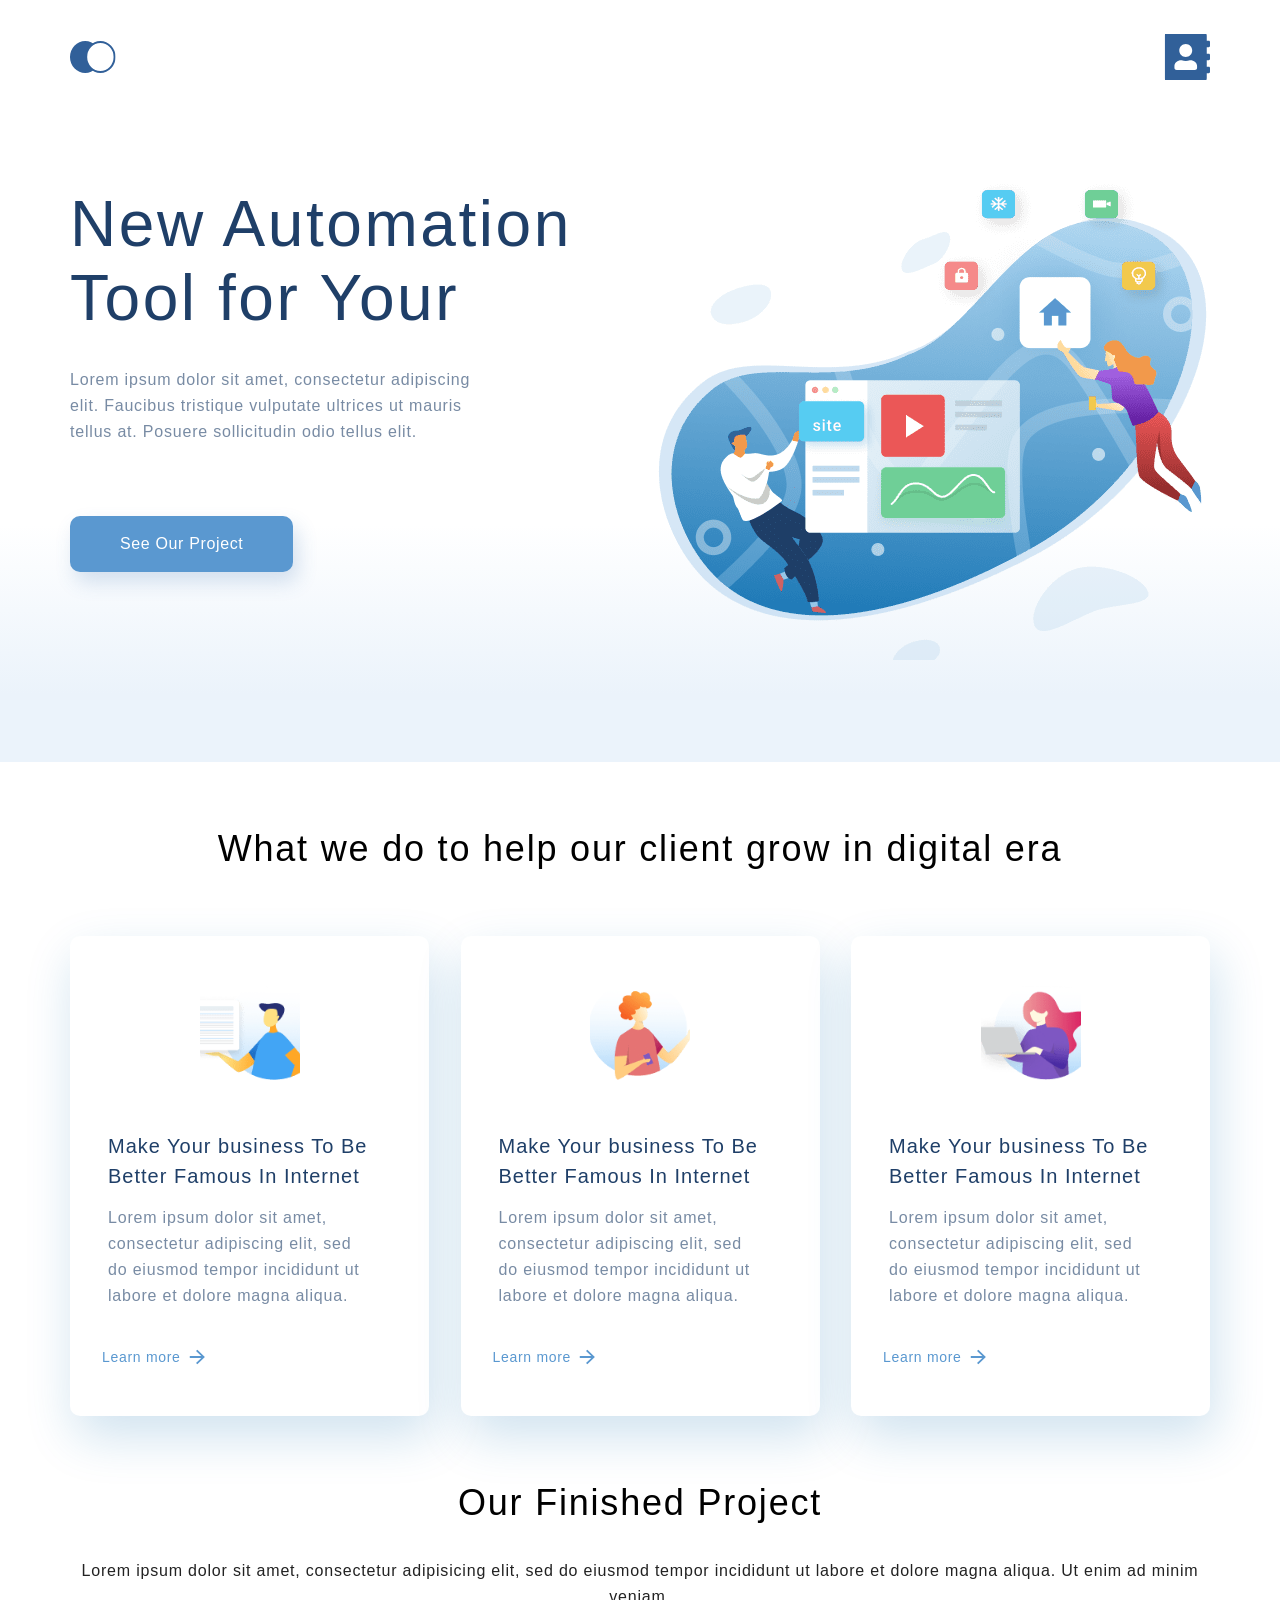
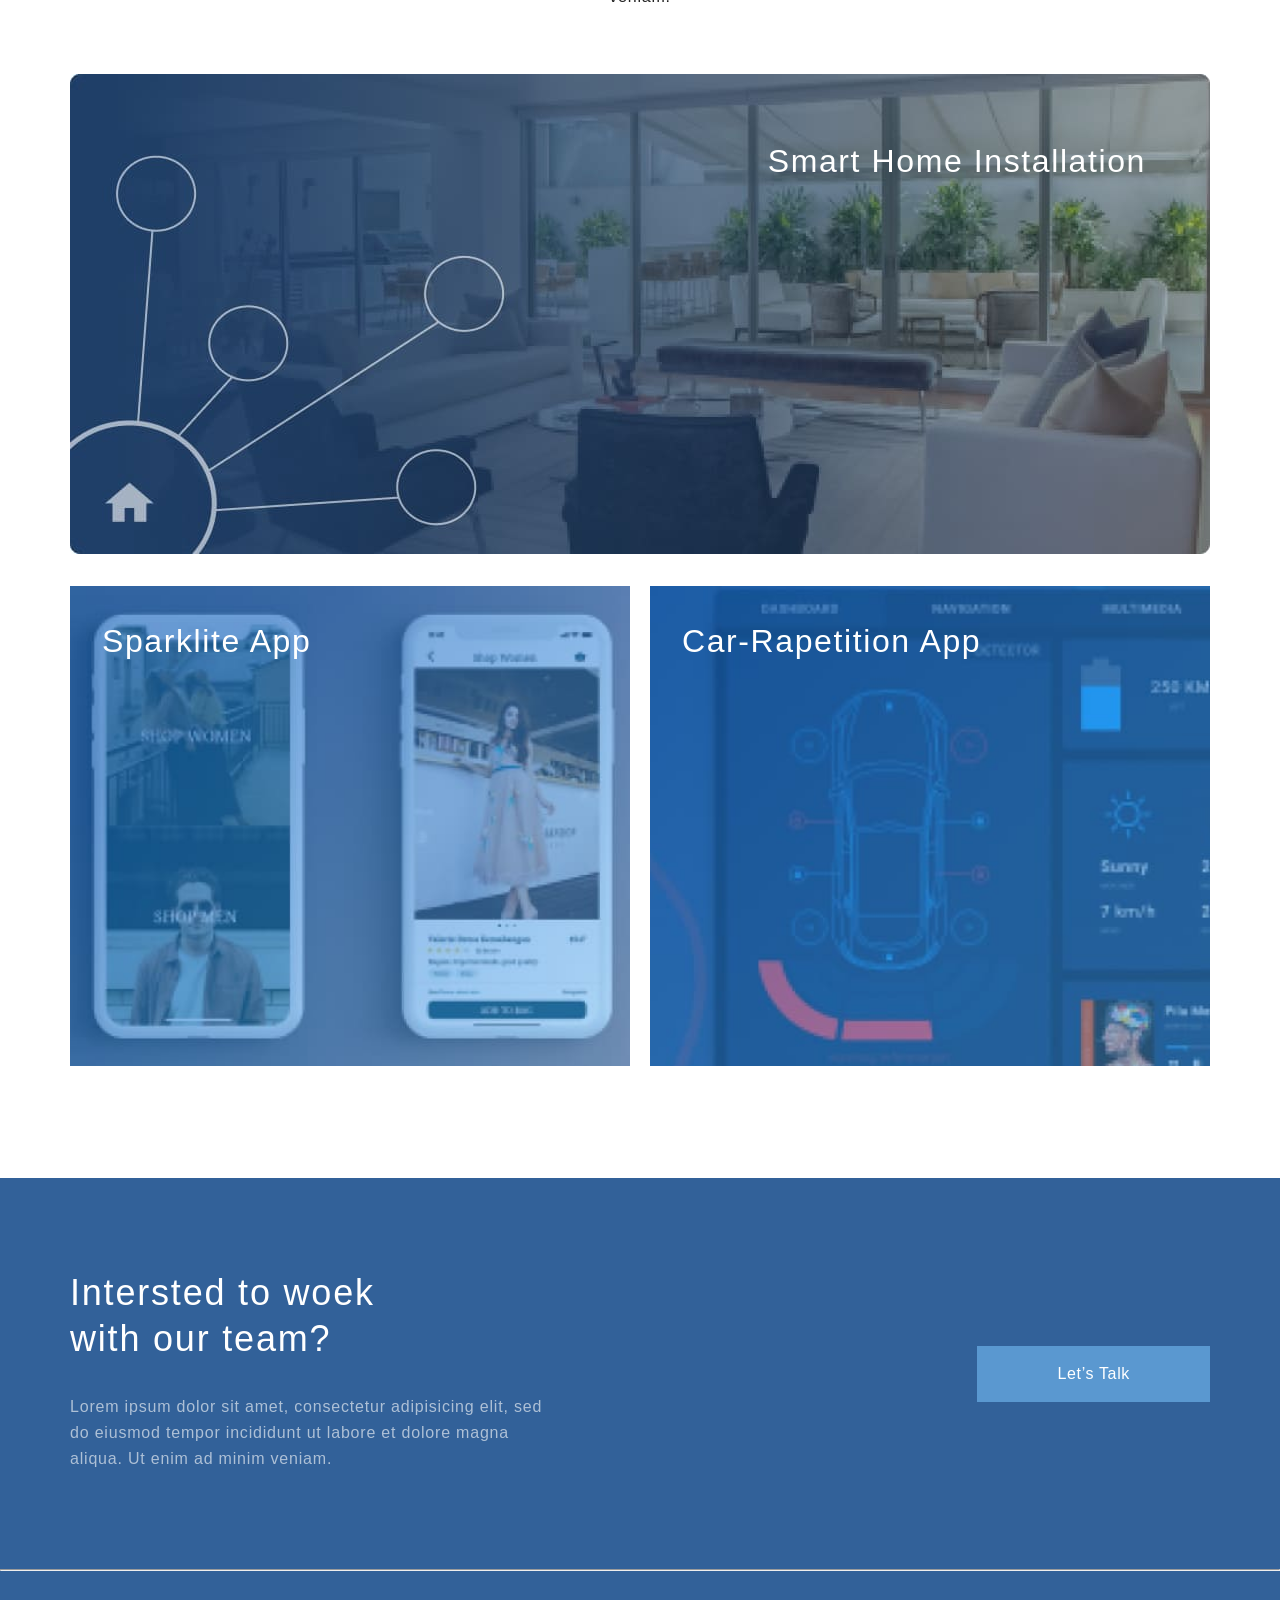
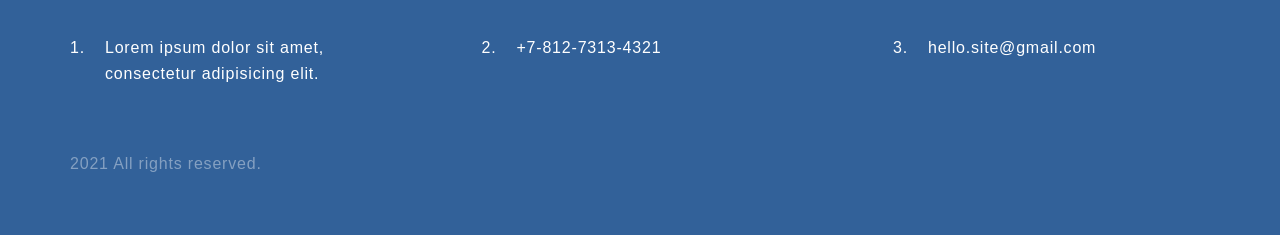
<file: index.html>
<!DOCTYPE html>
<html lang="en">
<head>
    <meta charset="UTF-8">
    <meta http-equiv="X-UA-Compatible" content="IE=edge">
    <meta name="viewport" content="width=device-width, initial-scale=1.0">
    <title>Landing page</title>
	<link rel="shortcut icon" href="img/favicon.png" type="image/x-icon">
    <link rel="stylesheet" href="style.css">
</head>
<body>

<div class="wrapper">
    <header class="header center">
        <div class="header__top">
            <div class="header__img">
                <a class="main__link" href="index.html">
                    <img src="img/logo.svg" alt="logo">
                </a>
            </div>

            <div class="header__img">
                <a class="main__link" href="contacts.html">
                    <img src="img/address-book.svg" alt="address book">
                </a>
            </div>
        </div>

        <div class="header__content">
            <div class="header__info">
                <h1 class="header__heading">New Automation</h1>
                <h2 class="header__heading">Tool for Your</h2>
                <p class="header__text">Lorem ipsum dolor sit amet, consectetur adipiscing elit. Faucibus tristique vulputate ultrices ut mauris tellus at. Posuere sollicitudin odio tellus elit.</p>
                <a class="header__link" href="#">See Our Project</a>
            </div>
            <div class="header__bg"></div>
        </div>
    </header>

    <main class="main">
        <section class="what-we-do center">
            <h3 class="what-we-do__header">What we do to help our client grow in digital era</h3>
            <div class="what-we-do__content">
                <div class="what-we-do__items">
                    <div class="what-we-do__img">
                        <img src="img/what-we-do_img-one.png" alt="what-we-do img">
                    </div>

                    <div class="what-we-do__info">
                        <h3 class="what-we-do__heading">Make Your business To Be Better Famous In Internet</h3>
                        <p class="what-we-do__text">Lorem ipsum dolor sit amet, consectetur adipiscing elit, sed do eiusmod tempor incididunt ut labore et dolore magna aliqua.</p>
                    </div>

                    <div class="what-we-do__block-link">
                        <a href="#" class="what-we-do__link">Learn more</a>
                    </div>
                </div>

                <div class="what-we-do__items">
                    <div class="what-we-do__img">
                        <img src="img/what-we-do_img-two.png" alt="what-we-do img">
                    </div>

                    <div class="what-we-do__info">
                        <h3 class="what-we-do__heading">Make Your business To Be Better Famous In Internet</h3>
                        <p class="what-we-do__text">Lorem ipsum dolor sit amet, consectetur adipiscing elit, sed do eiusmod tempor incididunt ut labore et dolore magna aliqua. </p>
                    </div>

                    <div class="what-we-do__block-link">
                        <a href="#" class="what-we-do__link">Learn more</a>
                    </div>
                </div>

                <div class="what-we-do__items">
                    <div class="what-we-do__img">
                        <img src="img/what-we-do_img-three.png" alt="what-we-do img">
                    </div>

                    <div class="what-we-do__info">
                        <h3 class="what-we-do__heading">Make Your business To Be Better Famous In Internet</h3>
                        <p class="what-we-do__text">Lorem ipsum dolor sit amet, consectetur adipiscing elit, sed do eiusmod tempor incididunt ut labore et dolore magna aliqua. </p>
                    </div>

                    <div class="what-we-do__block-link">
                        <a href="#" class="what-we-do__link">Learn more</a>
                    </div>
                </div>
            </div>
        </section>

        <section class="project center">
            <h3 class="project__header">Our Finished Project</h3>
            <p class="project__text">Lorem ipsum dolor sit amet, consectetur adipisicing elit, sed do eiusmod tempor incididunt ut labore et dolore magna aliqua. Ut enim ad minim veniam.</p>
            <div class="project__top">
                <div class="project__items">
                    <img class="project__photo" src="img/project-bg.jpg" alt="project photo">
                    <p class="project__info info__top">Smart Home Installation</p>
                </div>
            </div>

            <div class="project__bottom">
                <div class="project__items project__items-small">
                    <img class="project__photo project__photo-small" src="img/project-item_one.jpg" alt="project">
                    <p class="project__info">Sparklite App</p>
                </div>

                <div class="project__items project__items-small">
                    <img class="project__photo project__photo-small" src="img/project-item_two.jpg" alt="project">
                    <p class="project__info">Car-Rapetition App</p>
                </div>
            </div>
        </section>
    </main>

    <footer class="footer">
        <div class="footer__top center">
            <div class="footer__left">
                <div class="footer__info">
                    <h3 class="footer__heading">Intersted to woek with our team?</h3>
                    <p class="footer__text">Lorem ipsum dolor sit amet, consectetur adipisicing elit, sed do eiusmod tempor incididunt ut labore et dolore magna aliqua. Ut enim ad minim veniam.</p>
                </div>
            </div>

            <div class="footer__right">
                <a class="footer__btn" href="#">Let’s Talk</a>
            </div>
        </div>

        <hr>

        <div class="footer__bottom center">
            <ul class="footer__menu">
                <li class="footer__list list__one">Lorem ipsum dolor sit amet, consectetur adipisicing elit.</li>

                <li class="footer__list list__two">
                    <a class="footer__link" href="tel:+781273134321">+7-812-7313-4321</a>
                </li>

                <li class="footer__list list__three">
                    <a class="footer__link" href="mailto:hello.site@gmail.com">hello.site@gmail.com</a>
                </li>
            </ul>
            <p class="footer__copyright">2021 All rights reserved.</p>
        </div>
    </footer>
</div>

</body>
</html>
</file>
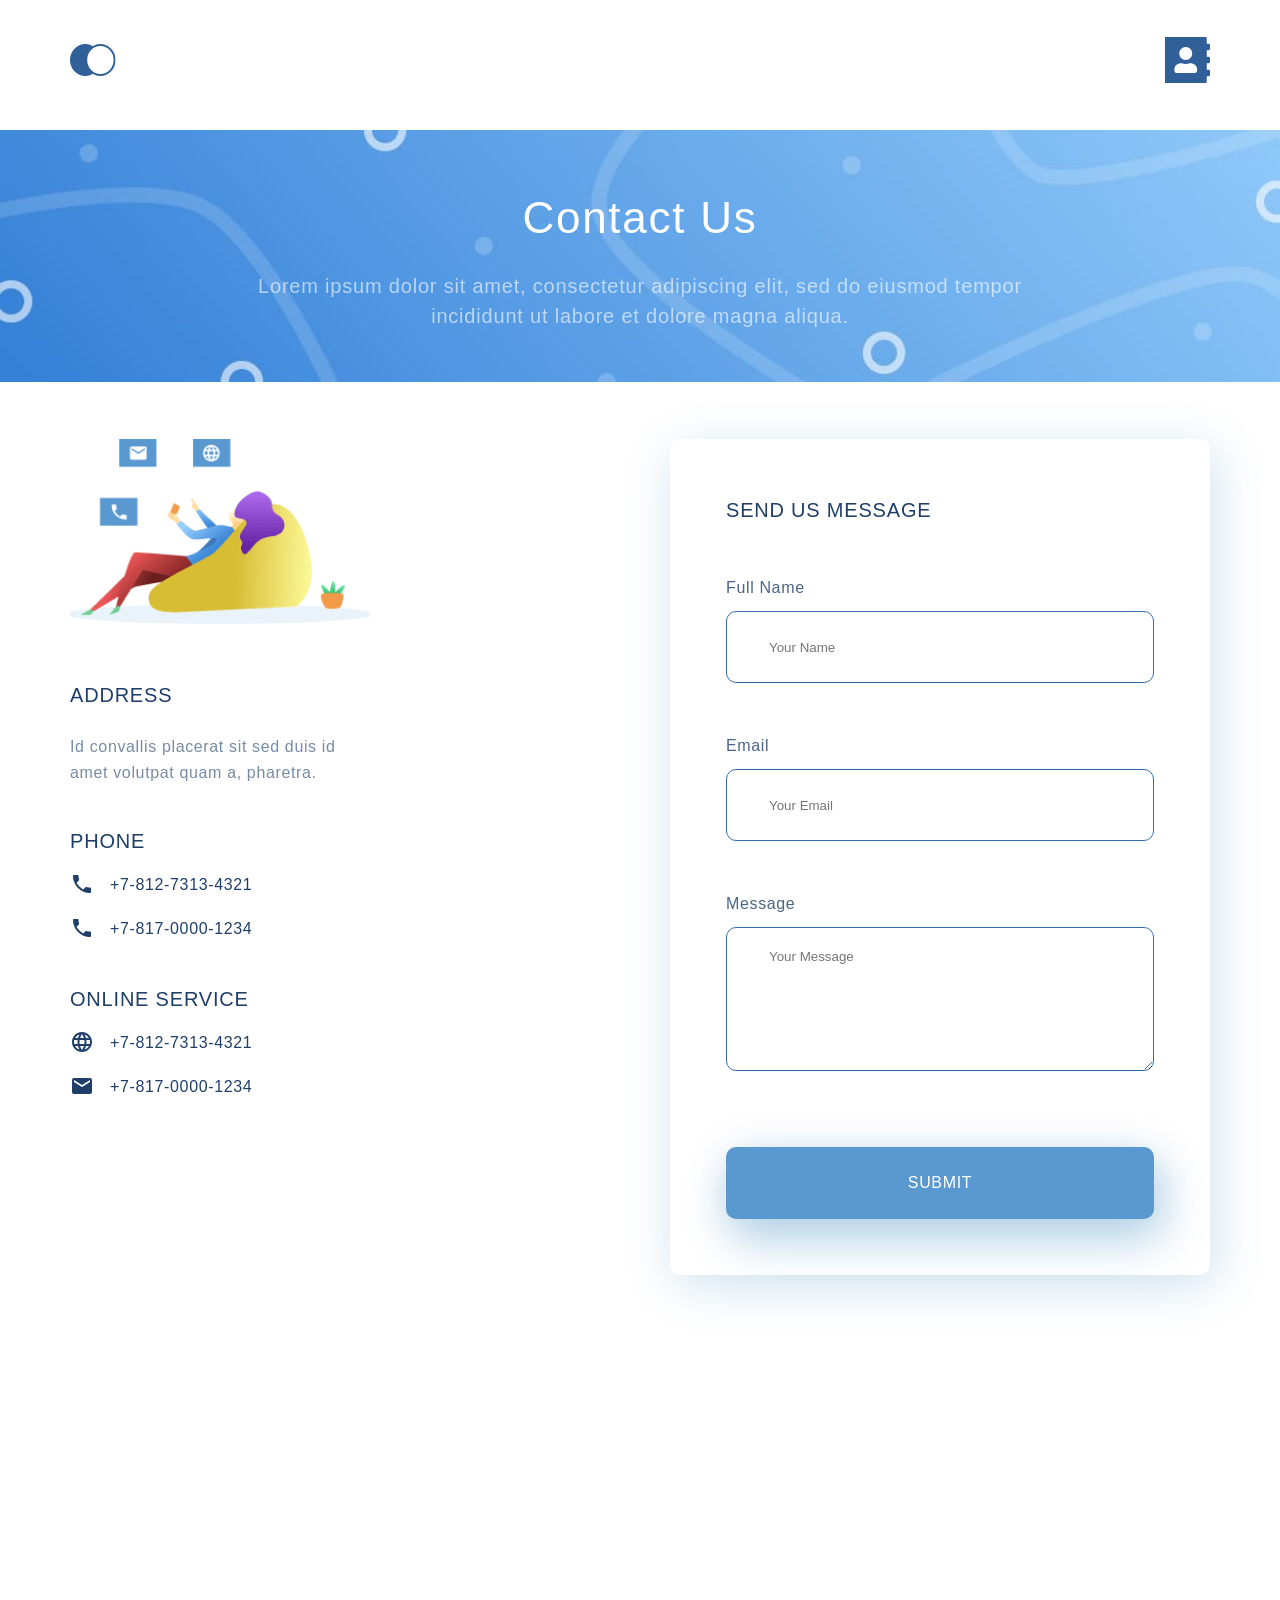
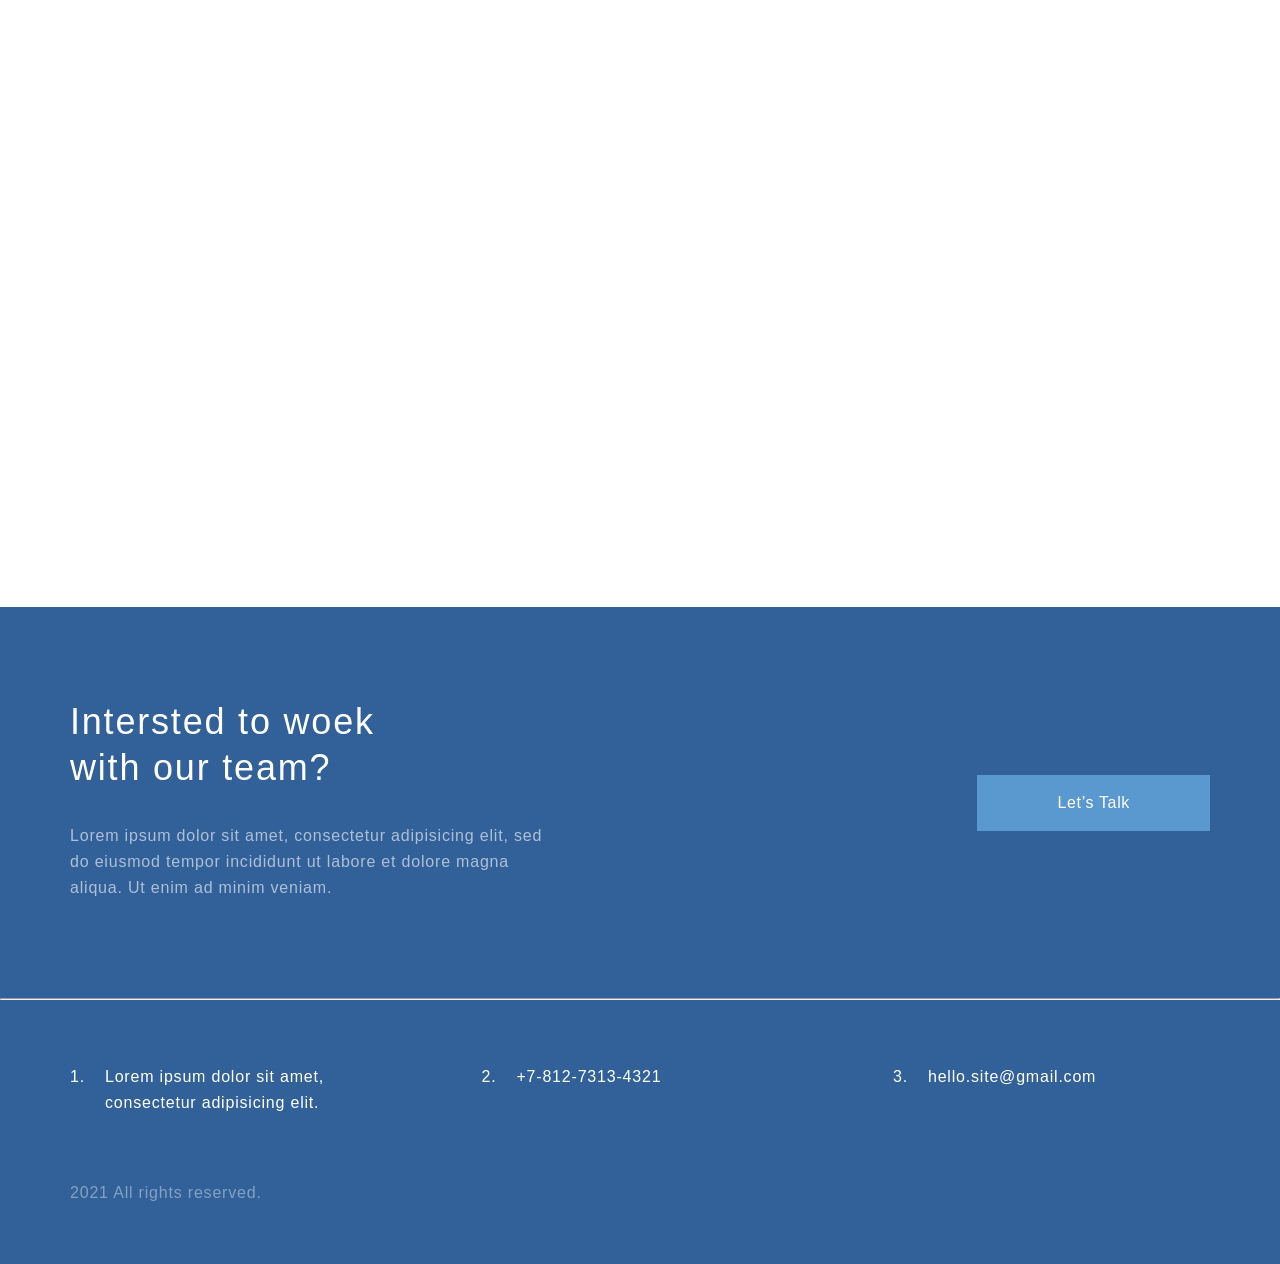
<file: contacts.html>
<!DOCTYPE html>
<html lang="en">
<head>
    <meta charset="UTF-8">
    <meta http-equiv="X-UA-Compatible" content="IE=edge">
    <meta name="viewport" content="width=device-width, initial-scale=1.0">
    <title>Landing page</title>
	<link rel="shortcut icon" href="img/favicon.png" type="image/x-icon">
    <link rel="stylesheet" href="style.css">
</head>
<body>

<div class="wrapper">
    <header class="header__contacts center">
        <div class="header__top">
            <div class="header__img">
                <a class="main__link" href="index.html">
                    <img src="img/logo.svg" alt="logo">
                </a>
            </div>

            <div class="header__img">
                <a class="main__link" href="contacts.html">
                    <img src="img/address-book.svg" alt="address-book">
                </a>
            </div>
        </div>
    </header>

    <header class="header__contacts-bottom">
        <h1>Contact Us</h1>
        <p class="header__contacts-bottom-text">Lorem ipsum dolor sit amet, consectetur adipiscing elit, sed do eiusmod tempor incididunt ut labore et dolore magna aliqua. </p>
    </header>

    <main class="main">
        <section class="content__info center">
            <div class="content">
                <div class="content__left">
					<div class="content__img">
						<img src="img/contacts/contacts-img.png" alt="contacts img" class="content__photo">
					</div>

					<div class="content__descriptions">
						<h3 class="content__descriptions-heading">Address</h3>
						<p class="content__descriptions-text">Id convallis placerat sit sed duis id amet volutpat quam a, pharetra.</p>
					</div>

					<div class="content__info">
						<h3 class="content__info-heading">Phone</h3>
						<ul class="content__info-menu">
							<li class="content__info-list">
								<a href="tel:+781273134321" class="content__info-link">+7-812-7313-4321</a>
							</li>

							<li class="content__info-list">
								<a href="tel:+781700001234" class="content__info-link">+7-817-0000-1234</a>
							</li>
						</ul>
					</div>

					<div class="content__email">
						<h3 class="content__email-heading">Online Service</h3>
						<ul class="content__email-menu">
							<li class="content__email-list">
								<a href="tel:+781273134321" class="content__email-link">+7-812-7313-4321</a>
							</li>

							<li class="content__email-list email-list-email">
								<a href="tel:+781700001234" class="content__email-link">+7-817-0000-1234</a>
							</li>
						</ul>
					</div>
                </div>

                <div class="content__right">
                    <form class="content__right-form" action="#">
                        <h3 class="content__right-heading">Send Us Message</h3>
                        <label>Full Name</label>
                        <input class="content__right-input" placeholder="Your Name" type="text" required>
                        <label>Email</label>
                        <input class="content__right-input" placeholder="Your Email" type="email" required>
                        <label>Message</label>
                        <textarea class="content__right-input textarea" placeholder="Your Message"></textarea>
                        <button type="submit">Submit</button>
                    </form>
                </div>
            </div>
        </section>

        <section class="map center">
            <iframe class="map-iframe" src="https://yandex.ru/map-widget/v1/?um=constructor%3A0f17418b55fb1e24193255ca34ef72fa7c5e26860256290eeddf7cfac62ac750&amp;source=constructor"  frameborder="0"></iframe>
        </section>
    </main>

    <footer class="footer">
        <div class="footer__top center">
            <div class="footer__left">
                <div class="footer__info">
                    <h3 class="footer__heading">Intersted to woek with our team?</h3>
                    <p class="footer__text">Lorem ipsum dolor sit amet, consectetur adipisicing elit, sed do eiusmod tempor incididunt ut labore et dolore magna aliqua. Ut enim ad minim veniam.</p>
                </div>
            </div>

            <div class="footer__right">
                <a class="footer__btn" href="#">Let’s Talk</a>
            </div>
        </div>

        <hr>

        <div class="footer__bottom center">
            <ul class="footer__menu">
                <li class="footer__list list__one">Lorem ipsum dolor sit amet, consectetur adipisicing elit.</li>

                <li class="footer__list list__two">
                    <a class="footer__link" href="tel:+781273134321">+7-812-7313-4321</a>
                </li>

                <li class="footer__list list__three">
                    <a class="footer__link" href="mailto:hello.site@gmail.com">hello.site@gmail.com</a>
                </li>
            </ul>
            <p class="footer__copyright">2021 All rights reserved.</p>
        </div>
    </footer>
</div>

</body>
</html>
</file>
<file: style.css>
* {
  padding: 0;
  margin: 0;
  font-family: "Roboto", sans-serif;
  font-style: normal;
  font-weight: normal;
  box-sizing: border-box;
}

html, body {
  height: 100%;
}

img {
  width: 100%;
  height: 100%;
  -o-object-fit: cover;
     object-fit: cover;
}

.wrapper {
  display: flex;
  flex-direction: column;
  height: 100%;
}

.main {
  flex: 1 0 auto;
}

.footer {
  flex: 0 0 auto;
}

.center {
  padding-left: calc(50% - 570px);
  padding-right: calc(50% - 570px);
}

.header {
  padding-top: 34px;
  padding-bottom: 93px;
  background: linear-gradient(0deg, #ebf3fb 8.84%, rgba(152, 195, 232, 0) 31.12%);
}
.header__content {
  display: flex;
  justify-content: space-between;
}
.header__bg {
  width: 555px;
  height: 480px;
  background: url("img/header-bg.png") no-repeat;
  margin-top: 100px;
}
.header__top {
  display: flex;
  justify-content: space-between;
  align-items: center;
}
.header__img {
  width: 46px;
  height: 46px;
}
.header__img .main__link {
  display: flex;
  height: inherit;
  width: inherit;
}
.header__info {
  width: 505px;
  padding-top: 107px;
  padding-bottom: 97px;
}
.header__heading {
  font-weight: 300;
  font-size: 64px;
  line-height: 74px;
  letter-spacing: 0.04em;
  color: #1f3f68;
}
.header__text {
  width: 425px;
  padding-top: 32px;
  font-size: 16px;
  line-height: 26px;
  letter-spacing: 0.05em;
  color: #1f3f68;
  opacity: 0.6;
}
.header__link {
  background: #5a98d0;
  box-shadow: 5px 10px 20px rgba(53, 110, 173, 0.2);
  border-radius: 10px;
  text-decoration: none;
  font-size: 16px;
  line-height: 26px;
  text-align: center;
  letter-spacing: 0.04em;
  color: #fff;
  padding: 15px 50px;
  margin-top: 71px;
  display: inline-block;
}

.what-we-do {
  padding-top: 64px;
  min-height: 585px;
}
.what-we-do__header {
  font-weight: 300;
  font-size: 36px;
  line-height: 46px;
  text-align: center;
  letter-spacing: 0.05em;
  color: #000;
}
.what-we-do__content {
  display: flex;
  justify-content: space-between;
  margin-top: 64px;
}
.what-we-do__items {
  padding: 44px 32px;
  display: flex;
  flex-direction: column;
  align-items: center;
  justify-content: center;
  width: 359px;
  min-height: 480px;
  background: #fff;
  box-shadow: 5px 20px 50px rgba(16, 112, 177, 0.2);
  border-radius: 10px;
}
.what-we-do__img {
  width: 100px;
  height: 100px;
}
.what-we-do__info {
  flex-grow: 1;
}
.what-we-do__heading {
  padding-top: 51px;
  font-size: 20px;
  line-height: 30px;
  letter-spacing: 0.05em;
  color: #1f3f68;
  width: 283px;
}
.what-we-do__text {
  padding-top: 14px;
  width: 268px;
  font-size: 16px;
  line-height: 26px;
  letter-spacing: 0.05em;
  color: #1f3f68;
  opacity: 0.6;
}
.what-we-do__block-link {
  align-self: flex-start;
  padding-top: 29px;
}
.what-we-do__link {
  position: relative;
  display: flex;
  font-size: 14px;
  line-height: 30px;
  letter-spacing: 0.05em;
  color: #5a98d0;
  text-decoration: none;
}
.what-we-do__link::after {
  position: absolute;
  width: 16px;
  height: 16px;
  top: 7px;
  right: -24px;
  content: "";
  background: url("img/what-we-do_arrow.svg") no-repeat center;
}

.project {
  padding-top: 64px;
  padding-bottom: 112px;
  min-height: 600px;
}
.project__header {
  font-weight: 300;
  font-size: 36px;
  line-height: 46px;
  text-align: center;
  letter-spacing: 0.05em;
  color: #000;
}
.project__text {
  font-size: 16px;
  line-height: 26px;
  text-align: center;
  letter-spacing: 0.05em;
  color: #222;
  margin: 0 auto;
  padding-top: 32px;
}
.project__top {
  padding-top: 64px;
}
.project__bottom {
  display: flex;
  justify-content: space-between;
  padding-top: 32px;
}
.project__items {
  width: 1140px;
  height: 480px;
  position: relative;
  display: flex;
}
.project__items-small {
  width: 560px;
  height: 480px;
}
.project .info__top {
  position: absolute;
  top: 64px;
  right: 64px;
  font-size: 32px;
  line-height: 46px;
  text-align: right;
  letter-spacing: 0.05em;
  color: #fff;
}
.project__info {
  position: absolute;
  top: 32px;
  left: 32px;
  font-size: 32px;
  line-height: 46px;
  text-align: right;
  letter-spacing: 0.05em;
  color: #fff;
}

.footer {
  min-height: 657px;
  background: #326199;
}
.footer__top {
  display: flex;
  justify-content: space-between;
  min-height: 391px;
  align-items: center;
}
.footer__left {
  padding: 91px 0 96px;
}
.footer__heading {
  width: 340px;
  font-size: 36px;
  line-height: 46px;
  letter-spacing: 0.05em;
  color: #fff;
}
.footer__text {
  padding-top: 32px;
  width: 495px;
  font-size: 16px;
  line-height: 26px;
  letter-spacing: 0.05em;
  color: #fff;
  opacity: 0.6;
}
.footer__btn {
  font-size: 16px;
  line-height: 26px;
  text-align: center;
  letter-spacing: 0.04em;
  color: #fff;
  text-decoration: none;
  background: #5a98d0;
  padding: 15px 80px;
  display: inline-block;
}
.footer__menu {
  margin-top: 64px;
  display: flex;
  justify-content: space-between;
  flex-wrap: wrap;
  list-style: none;
}
.footer__list {
  display: flex;
  width: 317px;
  font-size: 16px;
  line-height: 26px;
  letter-spacing: 0.05em;
  color: #fff;
}
.footer .list__one:before {
  content: "1.";
  margin-right: 20px;
}
.footer .list__two:before {
  content: "2.";
  margin-right: 20px;
}
.footer .list__three:before {
  content: "3.";
  margin-right: 20px;
}
.footer__link {
  text-decoration: none;
  color: #fff;
}
.footer__copyright {
  padding-top: 64px;
  font-size: 16px;
  line-height: 26px;
  letter-spacing: 0.05em;
  color: #fff;
  opacity: 0.4;
}

.header__contacts {
  padding-top: 37px;
  padding-bottom: 47px;
}

.header__contacts-bottom {
  background: url("img/contacts/header-bg_contacts.jpg") no-repeat;
  background-size: cover;
  padding: 51px 0;
}
.header__contacts-bottom h1 {
  font-weight: 500;
  font-size: 44px;
  line-height: 74px;
  text-align: center;
  letter-spacing: 0.04em;
  color: #fff;
}
.header__contacts-bottom-text {
  width: 780px;
  padding-top: 16px;
  font-size: 20px;
  line-height: 30px;
  text-align: center;
  letter-spacing: 0.04em;
  color: rgba(255, 255, 255, 0.6);
  margin: 0 auto;
}

.content {
  display: flex;
  justify-content: space-between;
  padding-top: 17px;
}
.content__left {
  width: 301px;
}
.content__img {
  width: 300px;
  height: 185px;
}
.content__info, .content__email {
  padding-top: 40px;
}
.content__descriptions-heading, .content__info-heading, .content__email-heading {
  font-weight: 500;
  font-size: 20px;
  line-height: 30px;
  letter-spacing: 0.04em;
  color: #1f3f68;
  text-transform: uppercase;
}
.content__info-menu, .content__email-menu {
  list-style: none;
}
.content__descriptions-text, .content__info-link, .content__email-link {
  font-weight: 300;
  font-size: 16px;
  line-height: 26px;
  letter-spacing: 0.04em;
  color: #1f3f68;
  opacity: 0.6;
}
.content__descriptions-text {
  width: 300px;
  margin-top: 24px;
}
.content__info-link, .content__email-link {
  opacity: 1;
  text-decoration: none;
}
.content__descriptions {
  padding-top: 56px;
}
.content__right {
  width: 540px;
}
.content__right-form {
  box-sizing: border-box;
  padding: 56px;
  background: #fff;
  box-shadow: 5px 10px 50px rgba(16, 112, 177, 0.2);
  border-radius: 10px;
}
.content__right-input {
  width: 428px;
  height: 72px;
  border: 1px solid #356ead;
  box-sizing: border-box;
  border-radius: 10px;
  padding-left: 42px;
  padding-right: 50px;
  outline: none;
  color: #1f3f68;
}
.content__right::-moz-placeholder {
  font-weight: 300;
  font-size: 16px;
  line-height: 30px;
  letter-spacing: 0.04em;
  color: #1f3f68;
  opacity: 0.2;
}
.content__right::placeholder {
  font-weight: 300;
  font-size: 16px;
  line-height: 30px;
  letter-spacing: 0.04em;
  color: #1f3f68;
  opacity: 0.2;
}
.content__right label {
  padding-top: 48px;
  padding-bottom: 8px;
  display: block;
  font-size: 16px;
  line-height: 30px;
  letter-spacing: 0.04em;
  color: #1f3f68;
  opacity: 0.8;
}
.content__right .textarea {
  width: 428px;
  height: 144px;
  padding-top: 21px;
}
.content__right-heading {
  font-weight: 500;
  font-size: 20px;
  line-height: 30px;
  letter-spacing: 0.04em;
  color: #1f3f68;
  text-transform: uppercase;
}
.content__info-list, .content__email-list {
  margin-top: 16px;
  display: flex;
}
.content__info-list::before {
  content: url("img/contacts/phone.svg");
  margin-right: 16px;
}
.content__email-list::before {
  content: url("img/contacts/web.svg");
  margin-right: 16px;
}
.content .email-list-email::before {
  content: url("img/contacts/email.svg");
  margin-right: 16px;
}
.content button {
  filter: drop-shadow(5px 10px 20px rgba(16, 112, 177, 0.2));
  font-weight: 500;
  font-size: 16px;
  line-height: 26px;
  text-align: center;
  letter-spacing: 0.04em;
  color: #fff;
  background: #5a98d0;
  box-shadow: 5px 20px 50px rgba(16, 112, 177, 0.2);
  border-radius: 10px;
  padding: 23px 0;
  width: 428px;
  box-sizing: border-box;
  outline: none;
  border: none;
  cursor: pointer;
  margin-top: 72px;
  text-transform: uppercase;
}

.map {
  padding-top: 96px;
  padding-bottom: 112px;
}

.map-iframe {
  width: 100%;
  height: 720px;
}

@media (max-width: 1140px) {
  .center {
    padding-left: calc(50% - 500px);
    padding-right: calc(50% - 500px);
  }
  .content {
    justify-content: space-around;
  }
  .content__left {
    margin: 0 auto;
  }
}
@media (max-width: 991px) {
  .center {
    padding-left: calc(50% - 370px);
    padding-right: calc(50% - 370px);
  }
  .header__contacts {
    padding-top: 10px;
    padding-bottom: 41px;
  }
  .header__contacts-bottom-text {
    width: 520px;
  }
  .content__info .content {
    flex-direction: column;
    align-items: center;
    padding-top: 24px;
  }
  .content__info .content__left {
    margin: 0;
  }
  .content__info .content__right-form {
    margin: 64px auto 0;
  }
  .content__info .content__right-heading {
    width: 178px;
  }
  .map-iframe {
    height: 600px;
  }
}
@media (max-width: 767px) {
  .center {
    padding-left: calc(50% - 170px);
    padding-right: calc(50% - 170px);
  }
  .header__contacts-bottom h1 {
    font-size: 24px;
    line-height: 28px;
  }
  .header__contacts-bottom-text {
    padding-top: 32px;
    font-size: 16px;
    width: 341px;
  }
  .content__info .content {
    padding-top: 46px;
  }
  .content__info .content__info {
    padding-top: 34px;
  }
  .content__info .content__right {
    width: 90%;
  }
  .content__info .content__right-form {
    width: inherit;
    padding: 35px;
  }
  .content__info .content__right-heading {
    align-self: flex-start;
    font-size: 16px;
  }
  .content__info .content__right-form {
    display: flex;
    align-items: center;
    flex-direction: column;
    margin-top: 32px;
  }
  .content__info .content__right-input {
    width: 100%;
    height: 46px;
    padding-left: 26px;
    font-size: 14px;
  }
  .content__info .content .textarea {
    height: 92px;
  }
  .content__info .content label {
    align-self: flex-start;
    font-size: 14px;
    padding-top: 20px;
  }
  .content__info .content button {
    width: 90%;
    margin-top: 46px;
  }
  .map {
    display: flex;
    padding-top: 64px;
    padding-bottom: 64px;
  }
  .map-iframe {
    width: 90%;
    height: 400px;
    margin: 0 auto;
  }
  .footer__heading {
    width: 220px;
    margin: 0 auto;
  }
}
@media (max-width: 375px) {
  .center {
    padding-left: calc(50% - 145px);
    padding-right: calc(50% - 145px);
  }
  .header__contacts {
    padding-bottom: 33px;
  }
  .header__contacts-bottom-text {
    width: 300px;
  }
  .content__info .content {
    text-align: center;
  }
  .content__info .content li {
    display: flex;
    justify-content: center;
  }
  .content__info .content__right {
    width: 300px;
  }
  .content__info .content__right-form {
    width: 300px;
    display: flex;
    flex-direction: column;
    align-items: center;
  }
  .map {
    padding-top: 32px;
    padding-bottom: 32px;
  }
  .map-iframe {
    width: 95%;
    height: 250px;
  }
  .content__info .content button {
    padding: 10px 0;
  }
}
@media (max-width: 1140px) {
  .center {
    padding-left: calc(50% - 500px);
    padding-right: calc(50% - 500px);
  }
  .header__bg {
    background-size: 450px 450px;
    display: flex;
    width: 450px;
    height: 450px;
  }
  .what-we-do__content {
    flex-wrap: wrap;
    justify-content: space-evenly;
  }
  .what-we-do__items:not(:last-child) {
    margin-bottom: 64px;
  }
  .project__bottom {
    flex-direction: column;
    gap: 20px;
    align-items: center;
  }
  .project__items {
    width: 950px;
    margin: 0 auto;
  }
  .footer__top {
    justify-content: space-around;
  }
}
@media (max-width: 991px) {
  .center {
    padding-left: calc(50% - 370px);
    padding-right: calc(50% - 370px);
  }
  .header__content {
    position: relative;
  }
  .header__bg {
    background-size: 336px 292px;
    display: flex;
    align-self: flex-end;
    position: absolute;
    right: 0;
    top: 185px;
    width: 336px;
    height: 292px;
    z-index: -1;
  }
  .what-we-do__content {
    flex-direction: column;
    align-items: center;
  }
  .what-we-do__items:not(:last-child) {
    margin-bottom: 32px;
  }
  .project {
    padding-top: 95px;
    padding-bottom: 109px;
  }
  .project__items {
    width: 100%;
    margin: 0 auto;
  }
  .project__info {
    top: 19px;
    left: 19px;
    font-size: 26px;
  }
  .footer__top {
    justify-content: space-around;
  }
  .footer__text {
    width: 336px;
  }
  .footer__btn {
    padding: 3px 30px;
  }
  .footer__bottom {
    display: flex;
    flex-direction: column;
    align-items: center;
  }
  .footer__menu {
    justify-content: center;
  }
  .footer__list {
    margin-bottom: 24px;
    width: 515px;
  }
  .footer .list__one::before, .footer .list__two::before, .footer .list__three::before {
    margin-right: 36px;
  }
  .footer__copyright {
    padding-top: 54px;
    padding-bottom: 64px;
  }
}
@media (max-width: 767px) {
  .center {
    padding-left: calc(50% - 340px);
    padding-right: calc(50% - 340px);
  }
  .header {
    padding-top: 16px;
    padding-bottom: 41px;
  }
  .header__top {
    display: flex;
    align-items: flex-end;
  }
  .header__info {
    padding-top: 28px;
    padding-bottom: 0;
    display: flex;
    flex-direction: column;
    align-items: center;
    margin: 0 auto;
  }
  .header__bg {
    display: none;
  }
  .header__heading {
    font-weight: 300;
    font-size: 32px;
    line-height: 37px;
    text-align: center;
  }
  .header__text {
    padding-top: 12px;
    width: 70%;
    text-align: center;
  }
  .header__link {
    margin: 32px auto 0;
    font-size: 12px;
    line-height: 26px;
    display: flex;
    justify-content: center;
    padding: 0 10px;
  }
  .what-we-do__header {
    font-weight: 300;
    font-size: 24px;
    line-height: 28px;
    letter-spacing: 0;
  }
  .what-we-do__content {
    margin-top: 32px;
  }
  .what-we-do__items {
    width: 334px;
  }
  .project {
    padding-top: 32px;
    padding-bottom: 48px;
  }
  .project__header {
    font-weight: 300;
    font-size: 24px;
    line-height: 28px;
    letter-spacing: 0;
  }
  .project__top {
    padding-top: 82px;
  }
  .project__items {
    width: 90%;
    height: 300px;
  }
  .project .info__top {
    font-size: 16px;
    line-height: 19px;
    text-align: right;
    top: 16px;
    right: 16px;
  }
  .project__info {
    font-size: 16px;
    line-height: 19px;
    top: 16px;
    left: 16px;
  }
  .project__bottom {
    flex-direction: column;
    padding-top: 16px;
  }
  .project__items-small:not(:last-child) {
    padding-bottom: 16px;
  }
  .footer__top {
    flex-direction: column;
  }
  .footer__left {
    padding: 18px 0 40px;
  }
  .footer__heading {
    font-size: 24px;
    line-height: 28px;
    text-align: center;
  }
  .footer__text {
    font-size: 16px;
    line-height: 26px;
    text-align: center;
  }
  .footer hr {
    margin-top: 20px;
  }
  .footer__menu {
    margin-left: 0;
    align-items: center;
    flex-wrap: nowrap;
    flex-direction: column;
  }
  .footer__list {
    width: 304px;
  }
  .footer__copyright {
    margin: 0 auto;
  }
  .footer .list__one::before, .footer .footer .list__two::before, .footer .footer .list__three::before {
    margin-right: 23px;
  }
}
@media (max-width: 375px) {
  .center {
    padding-left: calc(50% - 150px);
    padding-right: calc(50% - 150px);
  }
  .header__text {
    width: 300px;
  }
  .what-we-do__header {
    font-size: 22px;
  }
  .what-we-do__items {
    width: 300px;
    padding: 42px 15px 22px;
  }
  .what-we-do__info {
    width: 276px;
  }
  .project__top {
    padding-top: 32px;
  }
  .project__text {
    width: 300px;
  }
  .project__items {
    height: 200px;
  }
  .footer__text {
    width: 300px;
  }
  .footer__btn {
    padding: 3px 18px;
  }
}/*# sourceMappingURL=style.css.map */
</file>
